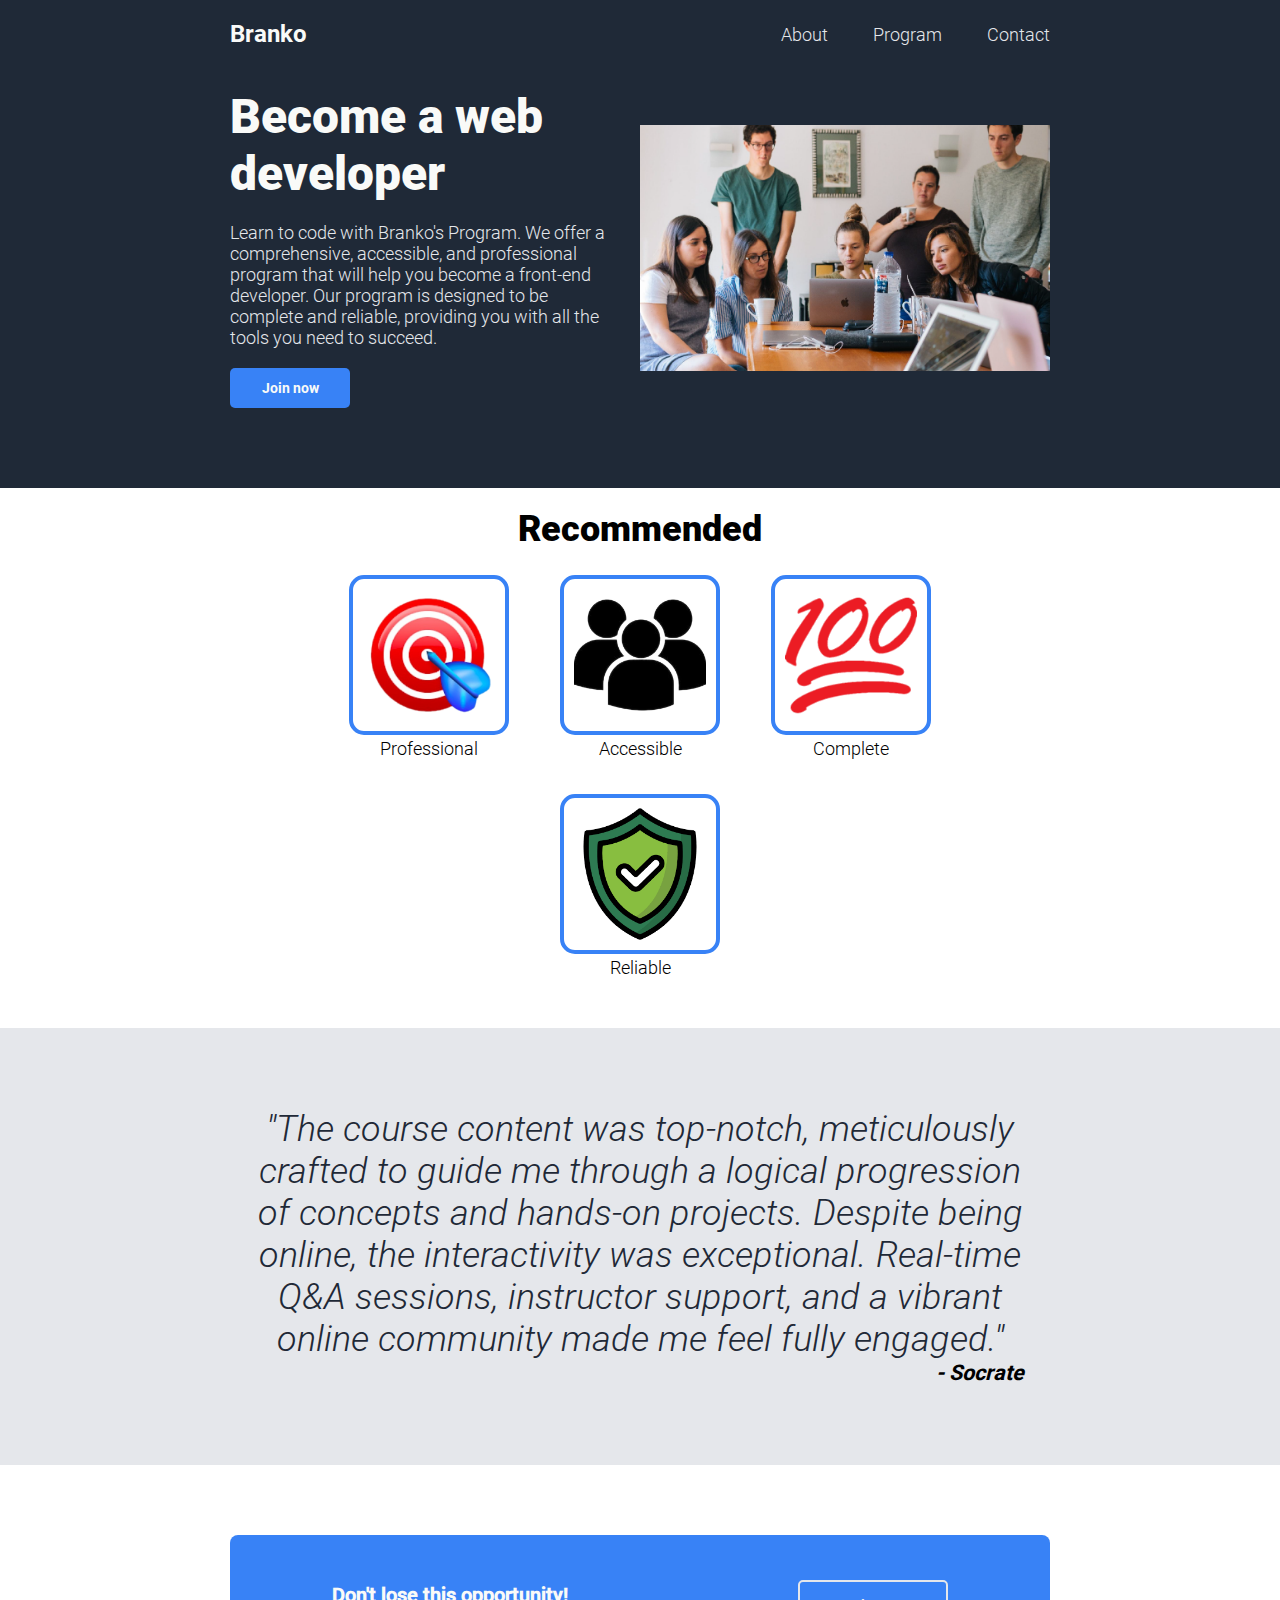
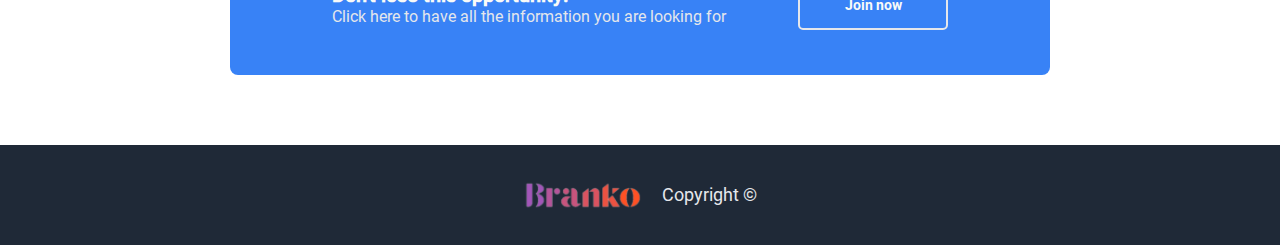
<file: index.html>
<!DOCTYPE html>
<html>

<head>
    <meta charset="utf-8">
    <meta http-equiv="X-UA-Compatible" content="IE=edge">
    <title>Branko's Program</title>
    <meta name="description" content="">
    <meta name="viewport" content="width=device-width, initial-scale=1">
    <link rel="stylesheet" href="style.css">
</head>

<body>
    <header>
        <a class="logo" href="#">
            Branko
        </a>
        <nav>
            <a class="nav-elem text-light" href="./pages/about.html">About</a>
            <a class="nav-elem text-light" href="./pages/program.html">Program</a>
            <a class="nav-elem text-light" href="./pages/contact.html">Contact</a>
        </nav>
    </header>

    <main class="page-1">
        <section class="section section-1">
            <aside class="hero">
                <h1 class="hero-main">Become a web developer</h1>
                <p class="hero-sub text-light">
                    Learn to code with Branko's Program. We offer a comprehensive, accessible, and professional
                    program that will help you become a front-end developer. Our program is designed to be
                    complete and reliable, providing you with all the tools you need to succeed.
                </p>
                <a href="./pages/contact.html">
                    <button class="cta-button">Join now</button>
                </a>
            </aside>
            <picture class="hero-pic">
                <img src="./images/hero-preview.png" alt="Program image" style="width: 100%;">
            </picture>
        </section>
        
        <section class="section section-2">
            <p>Recommended</p>
            <div class="program-details-section">
                <figure class="detail-element">
                    <img src="./images/professional.png" alt="professional">
                    <figcaption>Professional</figcaption>
                </figure>
                <figure class="detail-element">
                    <img src="./images/appropriate.png" alt="appropriate">
                    <figcaption>Accessible</figcaption>
                </figure>
                <figure class="detail-element">
                    <img src="./images/complete.png" alt="complete">
                    <figcaption>Complete</figcaption>
                </figure>
                <figure class="detail-element">
                    <img src="./images/reliable.png" alt="reliable">
                    <figcaption>Reliable</figcaption>
                </figure>
            </div>
        </section>
        
        <section class="section section-3">
            <blockquote>
                "The course content was top-notch, meticulously crafted to guide me through a logical 
                progression of concepts and hands-on projects. Despite being online, 
                the interactivity was exceptional. Real-time Q&A sessions, instructor support,
                and a vibrant online community made me feel fully engaged."
            </blockquote>
            <cite>- Socrate</cite>
        </section>
        
        <section class="section section-4">
            <div class="cta-element">
                <aside>
                    <h3>Don't lose this opportunity!</h3>
                    <p>Click here to have all the information you are looking for</p>
                </aside>
                <a href="./pages/contact.html">
                    <button class="cta-button">Join now</button>
                </a>
            </div>
        </section>
    </main>
    <footer>
        <img src="./images/main-logo.png" alt="BRANKO" height="30px">
        <p>Copyright ©</p>
    </footer>
</body>

</html>
</file>
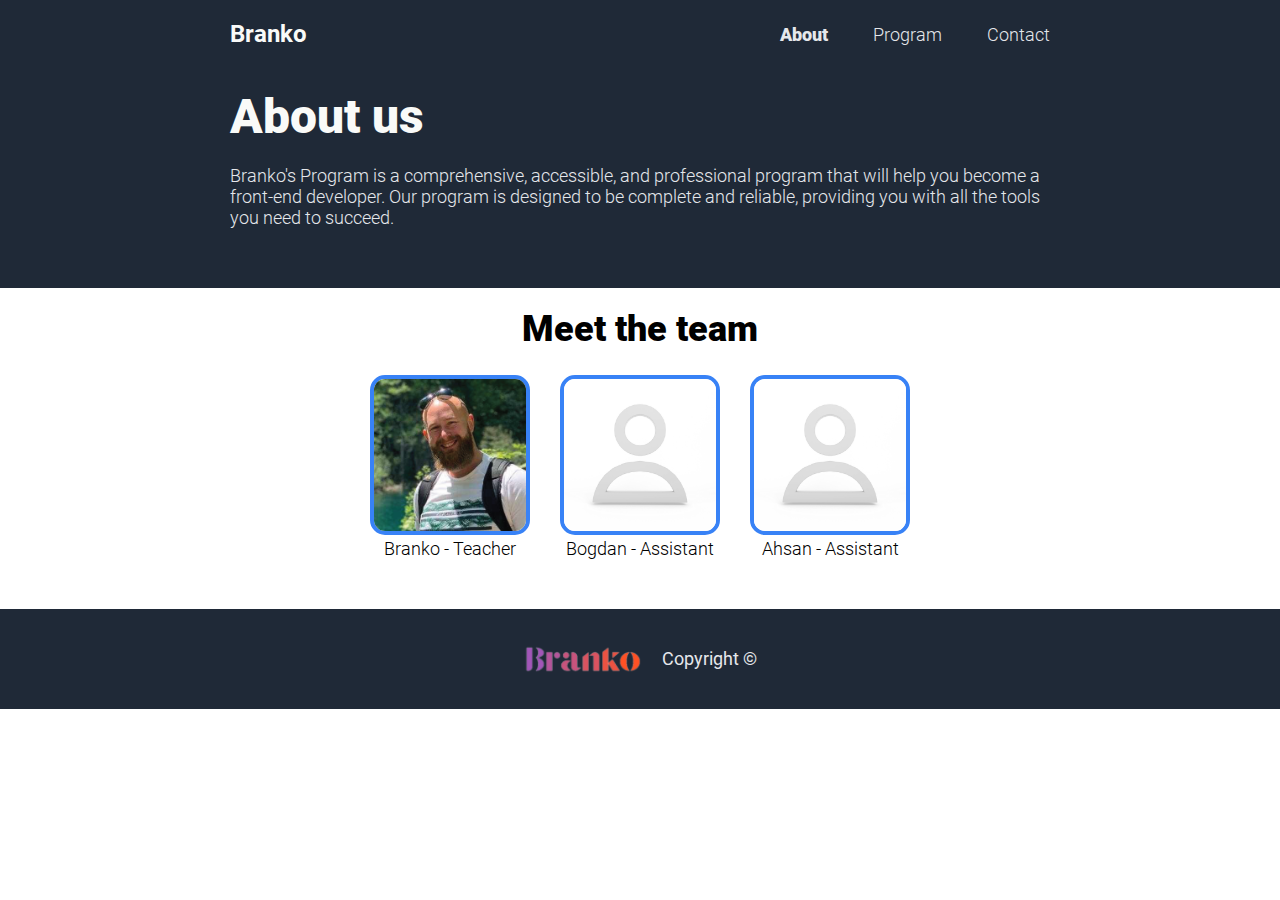
<file: pages/about.html>
<!DOCTYPE html>
<html>

<head>
    <meta charset="utf-8">
    <meta http-equiv="X-UA-Compatible" content="IE=edge">
    <title>About us</title>
    <meta name="description" content="">
    <meta name="viewport" content="width=device-width, initial-scale=1">
    <link rel="stylesheet" href="../style.css">
</head>

<body>
    <header>
        <a class="logo" href="..">
            Branko
        </a>
        <nav>
            <a class="nav-elem text-light selected" href="#">About</a>
            <a class="nav-elem text-light" href="program.html">Program</a>
            <a class="nav-elem text-light" href="contact.html">Contact</a>
        </nav>
    </header>
    <main class="page-about">
        <section class="section section-1">
            <h1 class="hero-main">About us</h1>
            <p class="hero-sub text-light">
                Branko's Program is a comprehensive, accessible, and professional program that will help you become a front-end developer. Our program is designed to be complete and reliable, providing you with all the tools you need to succeed.
            </p>
        </section>

        <section class="section section-2">
            <p>Meet the team</p>
            <div class="program-details-section">
                <figure class="detail-element">
                    <img src="../images/branko.png" alt="user">
                    <figcaption>Branko - Teacher</figcaption>
                </figure>
                <figure class="detail-element">
                    <img src="../images/default_user.png" alt="user">
                    <figcaption>Bogdan - Assistant</figcaption>
                </figure>
                <figure class="detail-element">
                    <img src="../images/default_user.png" alt="user">
                    <figcaption>Ahsan - Assistant</figcaption>
                </figure>
            </div>
        </section>
    </main>
    <footer>
        <img src="../images/main-logo.png" alt="BRANKO" height="30px">
        <p>Copyright ©</p>
    </footer>
</body>
</html>
</file>
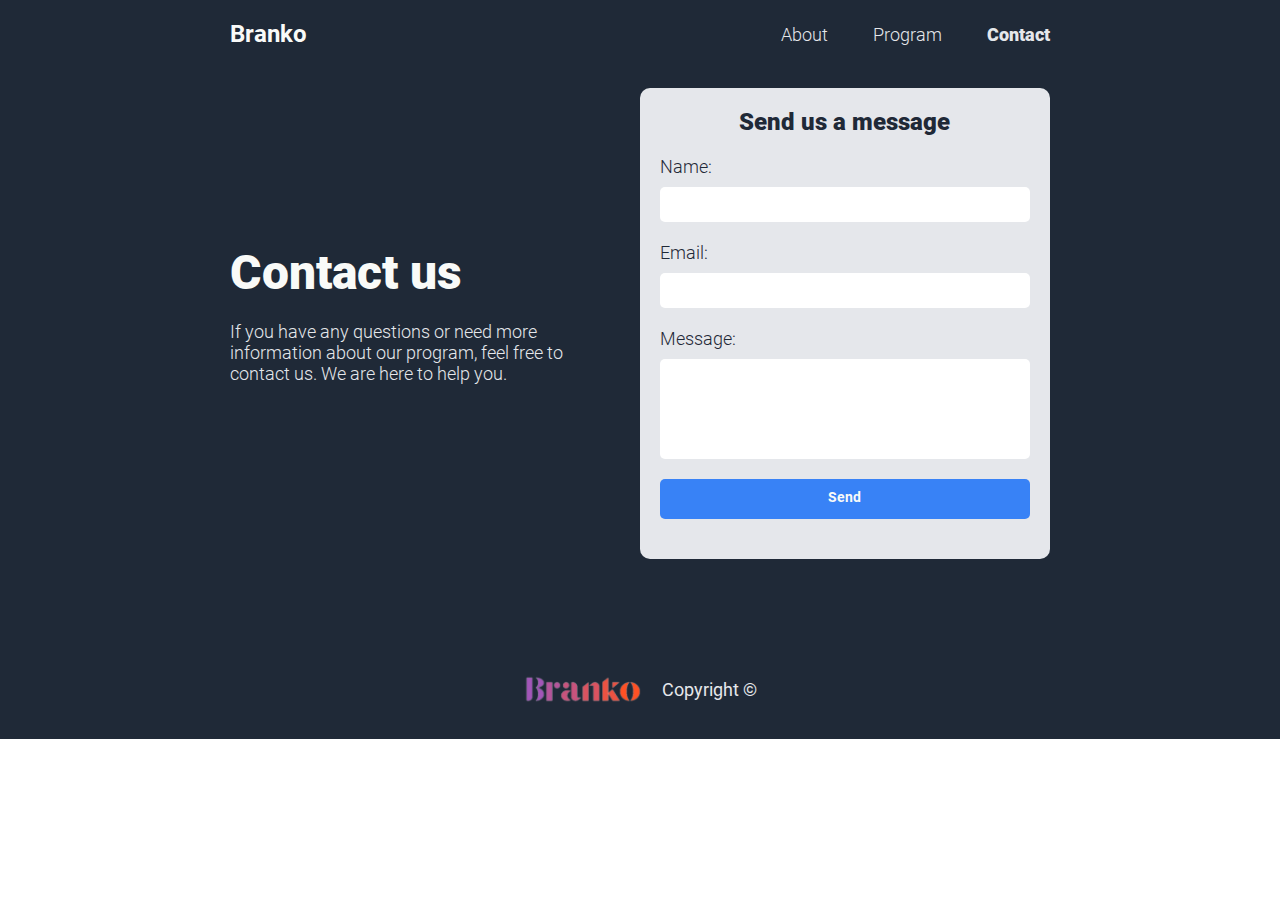
<file: pages/contact.html>
<!DOCTYPE html>
<html>

<head>
    <meta charset="utf-8">
    <meta http-equiv="X-UA-Compatible" content="IE=edge">
    <title>Contact us</title>
    <meta name="description" content="">
    <meta name="viewport" content="width=device-width, initial-scale=1">
    <link rel="stylesheet" href="../style.css">
</head>

<body>
    <header>
        <a class="logo" href="..">
            Branko
            <!-- <img src="../images/main-logo.png" alt="BRANKO" height="28px"> -->
        </a>
        <nav>
            <a class="nav-elem text-light" href="about.html">About</a>
            <a class="nav-elem text-light" href="program.html">Program</a>
            <a class="nav-elem text-light selected" href="#">Contact</a>
        </nav>
    </header>
    <main class="page-contact">
        <section class="section section-1">
            <aside class="hero">
                <h1 class="hero-main">Contact us</h1>
                <p class="hero-sub text-light">
                    If you have any questions or need more information about our program, feel free to contact us. We are
                    here to help you.
                </p>
            </aside>
            <div class="contact-form">
                <h4 class="form-header">Send us a message</h4>
                <div class="form-body">
                    <div class="form-element">
                        <label for="name">Name:</label>
                        <input type="text" id="name" name="name" required>
                    </div>
                    <div class="form-element">
                        <label for="email">Email:</label>
                        <input type="email" id="email" name="email" required>
                    </div>
                    <div class="form-element">
                        <label for="message">Message:</label>
                        <textarea id="message" name="message" required></textarea>
                    </div>
                    <button class="form-element cta-button">Send</button>
                </div>
            </div>
        </section>
    </main>
    <footer>
        <img src="../images/main-logo.png" alt="BRANKO" height="30px">
        <p>Copyright ©</p>
    </footer>
</body>
</html>
</file>
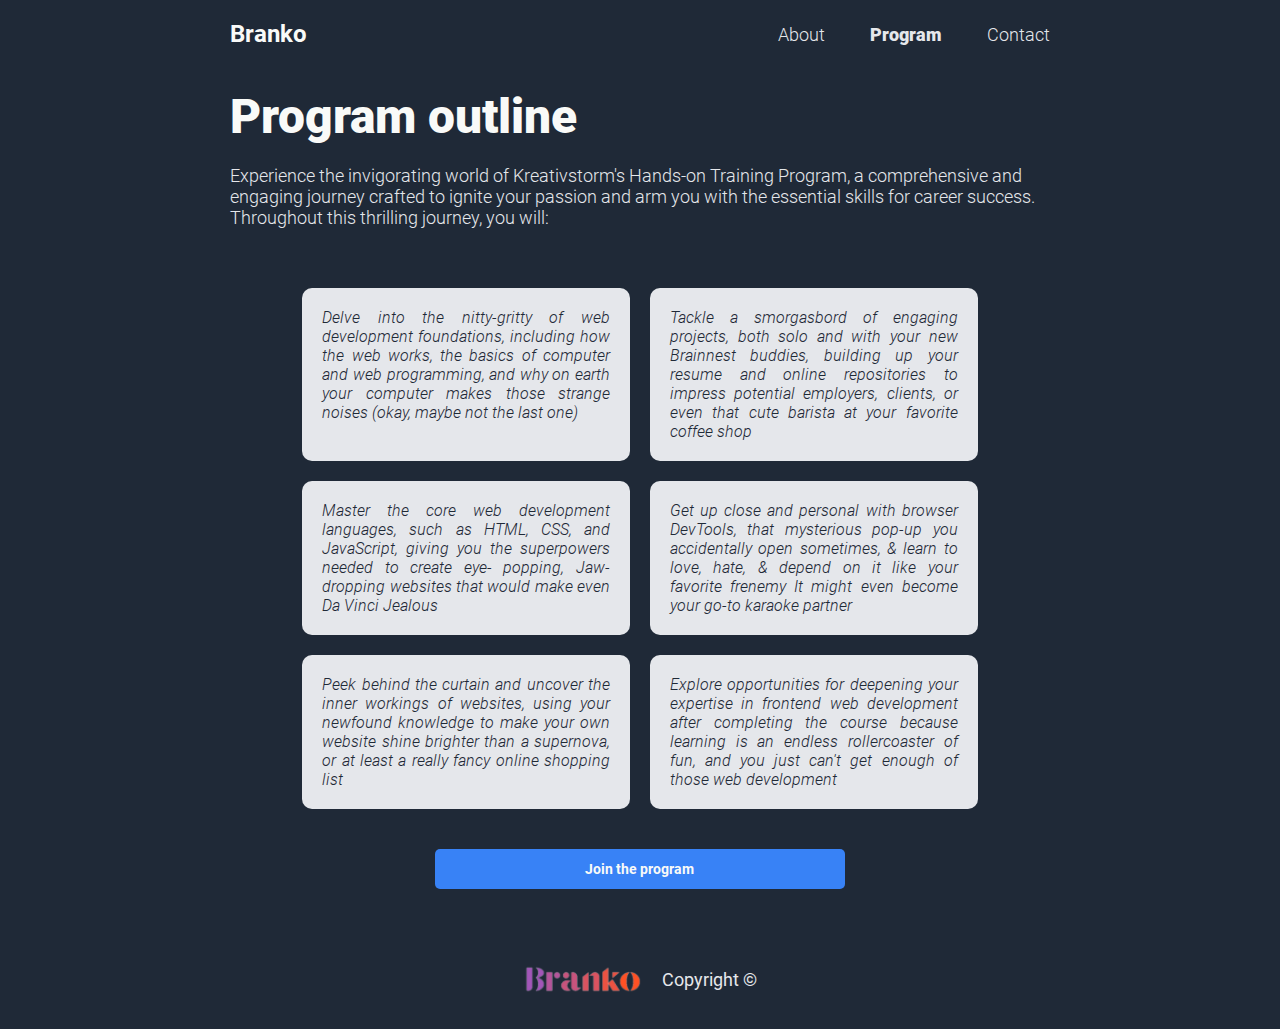
<file: pages/program.html>
<!DOCTYPE html>
<html>

<head>
    <meta charset="utf-8">
    <meta http-equiv="X-UA-Compatible" content="IE=edge">
    <title>Program</title>
    <meta name="description" content="">
    <meta name="viewport" content="width=device-width, initial-scale=1">
    <link rel="stylesheet" href="../style.css">
</head>

<body>
    <header>
        <a class="logo" href="..">
            Branko
            <!-- <img src="../images/main-logo.png" alt="BRANKO" height="28px"> -->
        </a>
        <nav>
            <a class="nav-elem text-light" href="about.html">About</a>
            <a class="nav-elem text-light selected" href="#">Program</a>
            <a class="nav-elem text-light" href="contact.html">Contact</a>
        </nav>
    </header>
    <main class="page-program">
        <section class="section section-1">
            <h1 class="hero-main">Program outline</h1>
            <p class="hero-sub text-light">
                Experience the invigorating world of Kreativstorm's 
                Hands-on Training Program, a comprehensive and engaging 
                journey crafted to ignite your passion and arm you with the 
                essential skills for career success. Throughout this thrilling 
                journey, you will:
            </p>
            <div class="program-container">
                <blockquote class="program-element">
                    Delve into the nitty-gritty of web development foundations, 
                    including how the web works, the basics of computer and web programming,
                    and why on earth your computer makes those strange noises 
                    (okay, maybe not the last one)
                </blockquote>
                <blockquote class="program-element">
                    Tackle a smorgasbord of engaging projects, both solo and with your new 
                    Brainnest buddies, building up your resume and online repositories to 
                    impress potential employers, clients, or even that cute barista at your 
                    favorite coffee shop
                </blockquote>
                <blockquote class="program-element">
                    Master the core web development languages, such as HTML, CSS, and JavaScript,
                    giving you the superpowers needed to create eye- popping, Jaw-dropping websites
                    that would make even Da Vinci Jealous
                </blockquote>
                <blockquote class="program-element">
                    Get up close and personal with browser DevTools, that mysterious pop-up
                    you accidentally open sometimes, & learn to love, hate, & depend on it like
                    your favorite frenemy It might even become your go-to karaoke partner
                </blockquote>
                <blockquote class="program-element">
                    Peek behind the curtain and uncover the inner workings of websites, using
                    your newfound knowledge to make your own website shine brighter than a supernova,
                    or at least a really fancy online shopping list
                </blockquote>
                <blockquote class="program-element">
                    Explore opportunities for deepening your expertise in frontend web development
                    after completing the course because learning is an endless rollercoaster of fun,
                    and you just can't get enough of those web development
                </blockquote>
            </div>
            <a href="../pages/contact.html" style="width: 50%;">
                <button class="cta-button" style="width: 100%;">Join the program</button>
            </a>
        </section>
    </main>
    <footer>
        <img src="../images/main-logo.png" alt="BRANKO" height="30px">
        <p>Copyright ©</p>
    </footer>
</body>
</html>
</file>
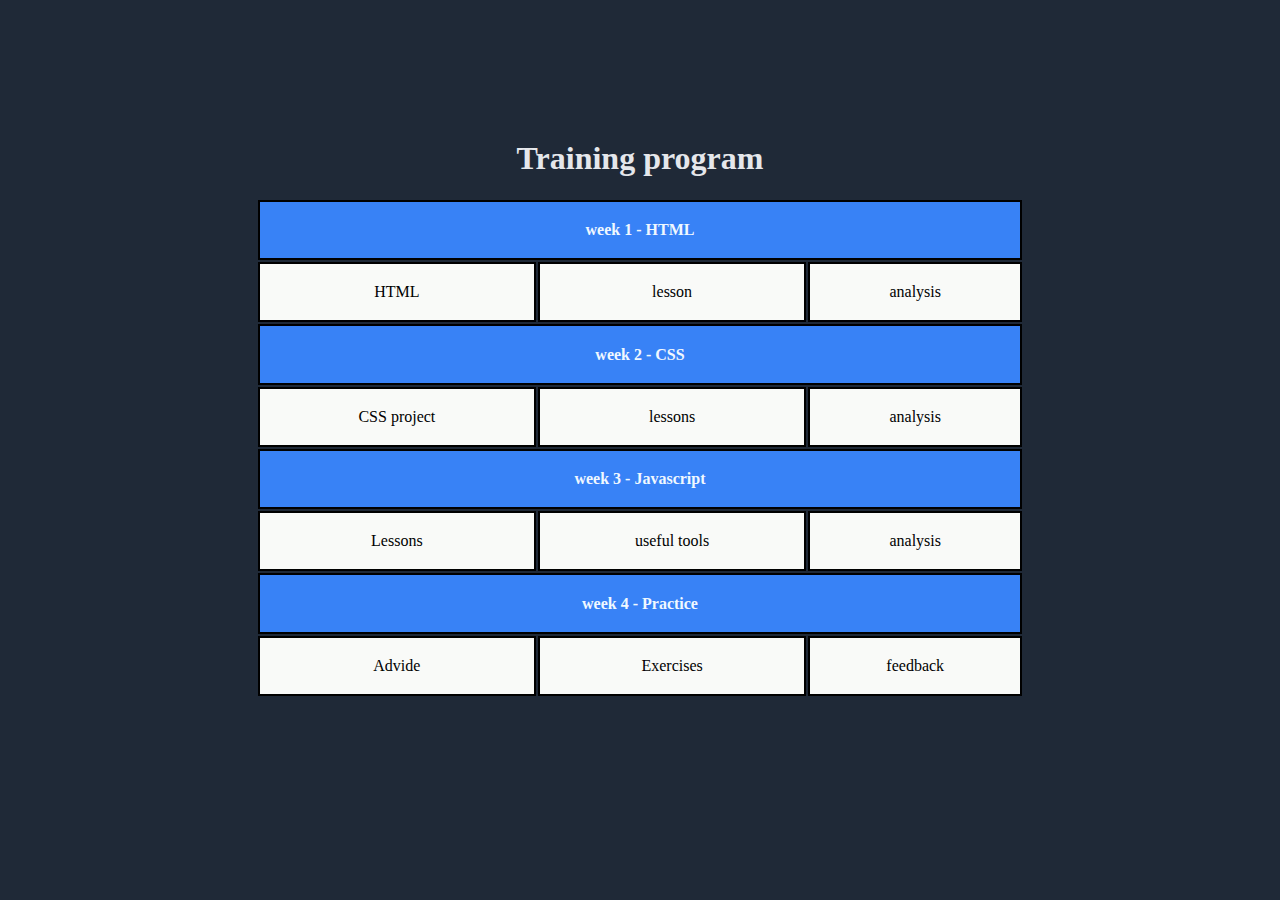
<file: pages/program/program.htm>
<!DOCTYPE html>

    <html>

    <head>
        <meta charset="utf-8">
        <meta http-equiv="X-UA-Compatible" content="IE=edge">
        <title></title>
        <meta name="description" content="">
        <meta name="viewport" content="width=device-width, initial-scale=1">
        <link rel="stylesheet" href="./program.css">
    </head>

    <body>
        <div class="table">
            <h1>Training program</h1>
            <table>
                <tr>
                    <th colspan="4">week 1 - HTML </th>
                </tr>
                <tr>
                    <td>HTML </td>
                    <td> lesson</td>
                    <td>analysis</td>
                </tr>
                <tr>
                    <th colspan="4">week 2 - CSS </th>
                </tr>
                <tr>
                    <td>CSS project</td>
                    <td>lessons</td>
                    <td>analysis</td>
                </tr>
                <tr>
                    <th colspan="4">week 3 - Javascript </th>
                </tr>
                <tr>
                    <td>Lessons</td>
                    <td>useful tools</td>
                    <td>analysis</td>
                </tr>
                <th colspan="4">week 4 - Practice </th>
                </tr>
                <tr>
                    <td>Advide</td>
                    <td>Exercises</td>
                    <td>feedback</td>
                </tr>
                </tbody>
            </table>
        </div>

    </body>

    </html>
</file>
<file: style.css>
:root {
            --bg-color-primary: #1f2937;
            --bg-color-accent: #3882f6;
            --bg-color-secondary: #e5e7eb;

            --text-color-primary: #1f2937;
            --text-color-accent: #f9faf8;
            --text-color-secondary: #e5e7eb;
        }

        @font-face {
            font-family: "Roboto";
            src: url('fonts/Roboto/Roboto-Regular.ttf') format("truetype");
        }

        @font-face {
            font-family: "Roboto-Thin";
            src: url('fonts/Roboto/Roboto-Thin.ttf') format("truetype");
        }

        @font-face {
            font-family: "Roboto-Light";
            src: url('fonts/Roboto/Roboto-Light.ttf') format("truetype");
        }

        @font-face {
            font-family: "Roboto-LightItalic";
            src: url('fonts/Roboto/Roboto-LightItalic.ttf') format("truetype");
        }

        @font-face {
            font-family: "Roboto-SemiBold";
            src: url('fonts/Roboto/Roboto-Medium.ttf') format("truetype");
        }

        @font-face {
            font-family: "Roboto-Bold";
            src: url('fonts/Roboto/Roboto-Bold.ttf') format("truetype");
        }

        @font-face {
            font-family: "Roboto-ExtraBold";
            src: url('fonts/Roboto/Roboto-Black.ttf') format("truetype");
        }

        * {
            margin: 0;
            padding: 0;
            box-sizing: border-box;
        }

        body {
            font-family: "Roboto", Arial, Helvetica, sans-serif;
            font-size: 18px;
            min-width: 100vw;
            min-height: 100vh;
        }

        .text-light {
            font-family: "Roboto-Light", Arial, Helvetica, sans-serif;
        }


        /* header */

        header {
            display: flex;
            justify-content: space-between;
            align-items: center;
            padding: 20px 18vw;
            background-color: var(--bg-color-primary);
        }

        header .logo {
            font-family: "Roboto-Bold", Arial, Helvetica, sans-serif;
            font-size: 24px;
            text-decoration: none;
            color: var(--text-color-accent);
        }

        header nav {
            display: flex;
            width: 40%;
            justify-content: end;
            flex-wrap: wrap;
            gap: 10px;
        }
        .nav-elem{
            text-decoration: none;
            margin-left: 35px;
            color: var(--text-color-secondary);
            font-size: 18px;
        }

        .nav-elem.selected{
            font-family: "Roboto-ExtraBold", Arial, Helvetica, sans-serif;
        }

        .section {
            display: flex;
            flex-direction: column;
            justify-content: center;
            align-items: center;
            margin: 0;
            padding: 20px 18vw;
            width: 100vw;
        }


        /* section 1 */

        .section-1 {
            flex-direction: row;
            background-color: var(--bg-color-primary);
            color: var(--text-color-secondary);
            padding-bottom: 80px;
            flex-wrap: wrap;
        }
        .page-about .section-1,
        .page-program .section-1{
            padding-bottom: 40px;
            flex-direction: column;
        }
        .page-1 .section-1{
            flex-wrap: wrap-reverse;
        }

        .hero {
            display: flex;
            flex-direction: column;
            justify-content: center;
            align-items: start;
            width: 50%;
            min-width: 300px;
            padding-right: 20px;
        }

        .hero-main {
            font-family: "Roboto-ExtraBold", Arial, Helvetica, sans-serif;
            color: var(--text-color-accent);
            font-size: 48px;
            margin-bottom: 20px;
            align-self: start;
        }

        .hero-sub {
            color: var(--text-color-secondary);
            font-size: 18px;
            margin-bottom: 20px;
        }

        .hero-pic {
            display: flex;
            justify-content: center;
            align-items: center;
            width: 50%;
            min-width: 300px;
            padding: 10px 0;
        }

        .cta-button {
            background-color: var(--bg-color-accent);
            color: var(--text-color-accent);
            font-family: "Roboto-Bold", Arial, Helvetica, sans-serif;
            padding: 10px 20px;
            border: none;
            border-radius: 5px;
            font-size: 14px;
            cursor: pointer;
            min-width: 120px;
            min-height: 40px;
        }
        .page-program a {
            min-width: 250px;
        }

        .contact-form {
            display: flex;
            flex-direction: column;
            align-items: center;
            width: 50%;
            min-width: 300px;
            padding: 20px;
            background-color: var(--bg-color-secondary);
            color: var(--text-color-primary);
            border-radius: 10px;
        }
        .contact-form .form-header{
            font-family: "Roboto-ExtraBold", Arial, Helvetica, sans-serif;
            font-size: 24px;
            margin-bottom: 20px;
        }
        .contact-form .form-body{
            display: flex;
            flex-direction: column;
            justify-content: center;
            align-items: start;
            width: 100%;
            font-family: "Roboto-Light", Arial, Helvetica, sans-serif;
        }
        .form-body .form-element{
            display: flex;
            flex-direction: column;
            margin-bottom: 20px;
            width: 100%;
        }
        .form-element input{
            padding: 10px;
            border: none;
            border-radius: 5px;
            width: 100%;
        }
        .form-element textarea{
            padding: 10px;
            border: none;
            border-radius: 5px;
            width: 100%;
            min-height: 100px;
            resize: none;
        }
        .form-element label{
            font-size: 18px;
            margin-bottom: 10px;
        }

        .program-container {
            display: flex;
            justify-content: center;
            font-family: "Roboto-LightItalic", Arial, Helvetica, sans-serif;
            font-size: 16px;
            width: 100%;
            flex-wrap: wrap;
            gap: 20px;
            padding: 40px 0px;
        }

        .program-container .program-element {
            text-align: justify;
            width: 40%;
            min-width: 300px;
            max-width: 400px;
            background-color: var(--bg-color-secondary);
            color: var(--text-color-primary);
            border-radius: 10px;
            padding: 20px;
        }


        /*  section 2 */

        .section-2 {
            font-family: "Roboto-ExtraBold", Arial, Helvetica, sans-serif;
            font-size: 36px;
        }

        .section-2 .program-details-section {
            font-family: "Roboto", Arial, Helvetica, sans-serif;
            font-size: 18px;
            display: flex;
            justify-content: space-evenly;
            padding: 10px 10%;
            flex-wrap: wrap;
            align-content: space-around;
        }

        .program-details-section .detail-element {
            display: flex;
            flex-direction: column;
            justify-content: center;
            align-items: center;
            padding: 15px;
        }

        .program-details-section .detail-element p {
            margin-top: 10px;
            text-align: center;
        }

        .detail-element img {
            display: flex;
            width: 10rem;
            height: 10rem;
            border: 4px solid var(--bg-color-accent);
            border-radius: 15px;
            padding: 10px;
        }
        .page-about .detail-element img{
            padding: 0px;
        }

        .section-2 figcaption {
            font-family: "Roboto-Light", Arial, Helvetica, sans-serif;
            font-size: 18px;
            line-height: 1.6;
        }


        /* section 3 */

        .section-3 {
            background-color: var(--bg-color-secondary);
            padding: 80px 20%;
            align-items: end;
        }

        .section-3 blockquote {
            font-family: "Roboto-LightItalic", Arial, Helvetica, sans-serif;
            font-size: 36px;
            align-self: center;
            color: var(--text-color-primary);
            text-align: center;
            min-width: 300px;
        }

        .section-3 cite {
            font-family: "Roboto-Bold", Arial, Helvetica, sans-serif;
            font-size: larger;
            text-align: end;
        }
        
        /* Section 4 */

        .section-4 .cta-element{
            display: flex;
            flex-direction: row;
            justify-content: space-evenly;
            align-items: center;
            width: 100%;
            min-height: 120px;
            margin: 50px auto;
            padding: 20px 1.8rem;
            background-color: var(--bg-color-accent);
            color: var(--text-color-secondary);
            border-radius: 8px ;
            flex-wrap: wrap;
        }

        .cta-element h3{
            font-family: "Roboto-SemiBold", Arial, Helvetica, sans-serif;
            font-size: 20px;
            color: var(--text-color-accent);
        }
        .cta-element p{
            font-family: "Roboto", Arial, Helvetica, sans-serif;
            font-size: 16px;
        }

        .cta-element .cta-button{
            border: 2px solid var(--bg-color-secondary);
            margin: 25px auto;
            min-width: 150px;
            min-height: 50px;
        }

        /* Footer */

        footer{
            position: relative;
            bottom: 0;
            width: 100%;
            display: flex;
            justify-content: center;
            align-items: center;
            gap: 20px;
            height: 100px;
            background-color: var(--bg-color-primary);
        }

        footer p {
            color: var(--bg-color-secondary);
        }
</file>
<file: pages/program/program.css>
:root {
    --bg-color-primary: #1f2937;
    --bg-color-accent: #3882f6;
    --bg-color-secondary: #e5e7eb;

    --text-color-primary: #1f2937;
    --text-color-accent: #f9faf8;
    --text-color-secondary: #e5e7eb;
}

body{
    display: flex;
    height: 800px;
    background-color: var(--bg-color-primary);
}

.table h1{
    text-align: center;
    color: var(--bg-color-secondary);
}
.table{
    margin: auto;
}

table{
    width: 60vw;
    height: 500px;
}

    tr{
        background-color: var(--text-color-accent);
        margin: 0;
        
        
    }
 tr th{
    width: 100%;
    background-color: var(--bg-color-accent);
    color: aliceblue;
    text-align: center;
    border: 2px solid black;

    
}

td{
    text-align: center;
    border:   2px solid black;
  
}
</file>
